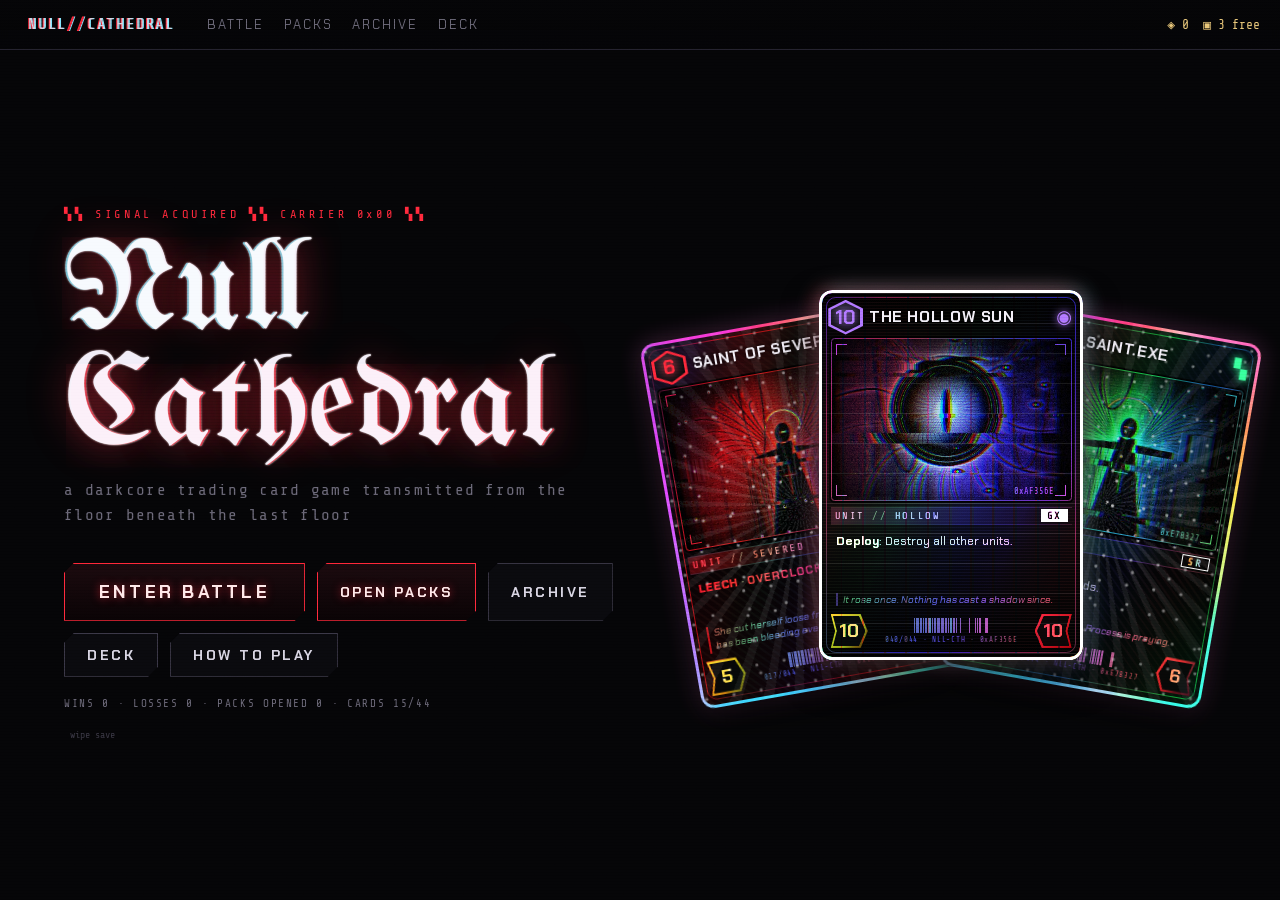
<file: index.html>
<!doctype html>
<html lang="en">
<head>
  <meta charset="utf-8">
  <meta name="viewport" content="width=device-width, initial-scale=1">
  <title>NULL//CATHEDRAL</title>
  <meta name="description" content="A darkcore glitch-signal trading card game, playable in the browser.">
  <link rel="preconnect" href="https://fonts.googleapis.com">
  <link rel="preconnect" href="https://fonts.gstatic.com" crossorigin>
  <link href="https://fonts.googleapis.com/css2?family=Chakra+Petch:wght@400;600;700&family=Share+Tech+Mono&family=UnifrakturMaguntia&display=swap" rel="stylesheet">
  <link rel="stylesheet" href="css/style.css">
</head>
<body>
  <div class="noise"></div>

  <nav class="nav">
    <button class="logo" data-go="title">NULL<em>//</em>CATHEDRAL</button>
    <div class="nav-links">
      <button data-go="battle">BATTLE</button>
      <button data-go="packs">PACKS</button>
      <button data-go="collection">ARCHIVE</button>
      <button data-go="deck">DECK</button>
    </div>
    <div id="wallet" class="wallet"></div>
  </nav>

  <main>
    <section class="screen" id="scr-title">
      <div id="title-bg"></div>
      <div class="title-wrap">
        <div class="title-text">
          <div class="pre">▚▚ SIGNAL ACQUIRED ▚▚ CARRIER 0x00 ▚▚</div>
          <h1 class="mega glitch" data-text="Null Cathedral">Null Cathedral</h1>
          <div class="sub">a darkcore trading card game transmitted from the floor beneath the last floor</div>
          <div class="menu">
            <button class="btn big" data-go="battle">ENTER BATTLE</button>
            <button class="btn" data-go="packs">OPEN PACKS</button>
            <button class="btn ghost" data-go="collection">ARCHIVE</button>
            <button class="btn ghost" data-go="deck">DECK</button>
            <button class="btn ghost" id="btn-how">HOW TO PLAY</button>
          </div>
          <div id="title-stats" class="stats"></div>
          <button class="reset" id="btn-reset">wipe save</button>
        </div>
        <div id="title-fan" class="fan"></div>
      </div>
    </section>
    <section class="screen" id="scr-battle"></section>
    <section class="screen" id="scr-packs"></section>
    <section class="screen" id="scr-collection"></section>
    <section class="screen" id="scr-deck"></section>
  </main>

  <div id="modal"></div>

  <script src="js/cards.js"></script>
  <script src="js/art.js"></script>
  <script src="js/engine.js"></script>
  <script src="js/ai.js"></script>
  <script src="js/render.js"></script>
  <script src="js/app.js"></script>
</body>
</html>
</file>
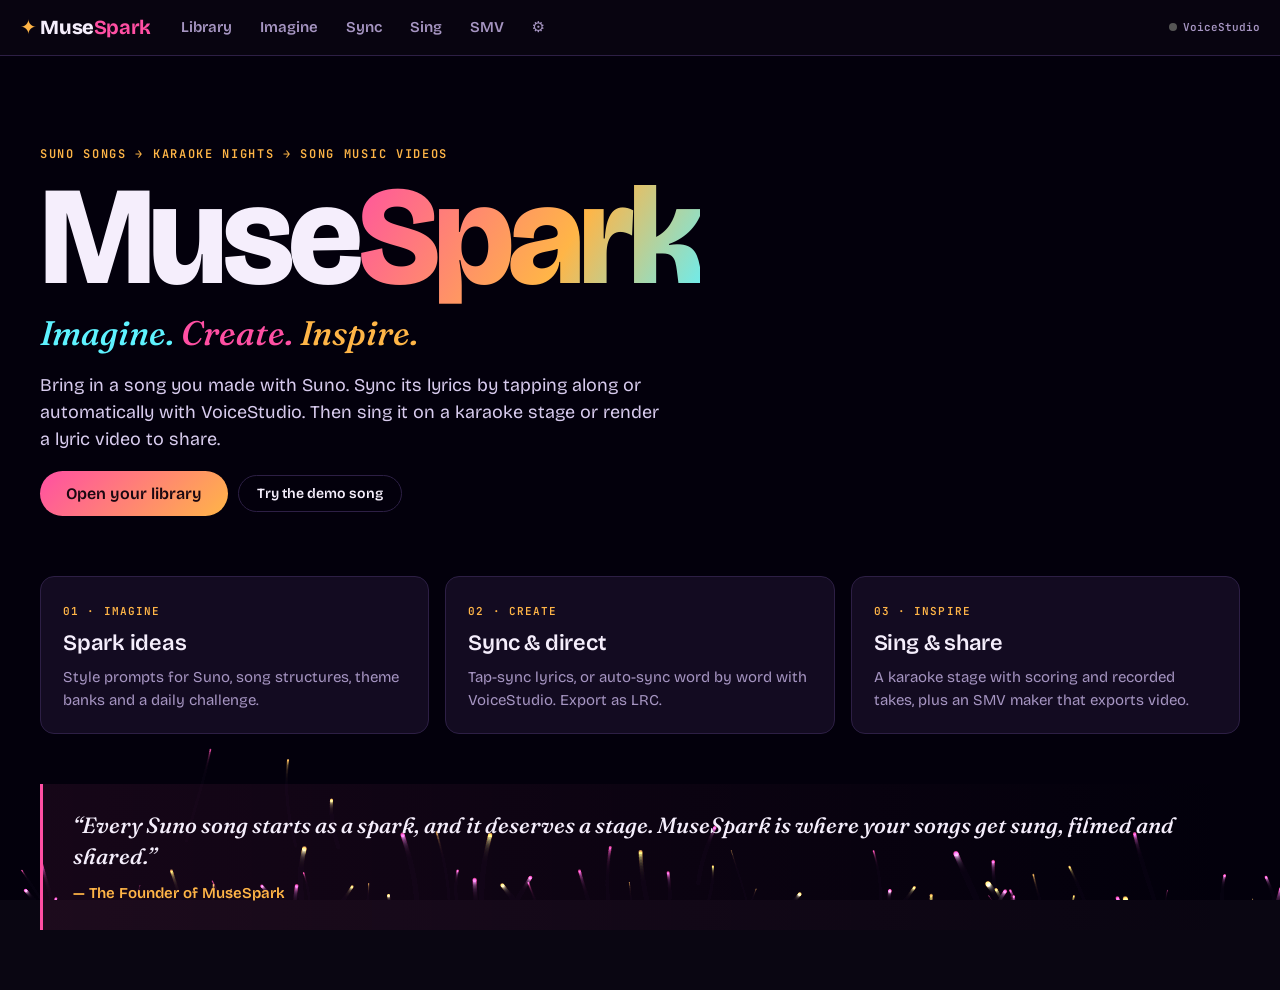
<file: musespark/index.html>
<!doctype html>
<html lang="en">
<head>
  <meta charset="utf-8">
  <meta name="viewport" content="width=device-width, initial-scale=1">
  <title>MuseSpark</title>
  <meta name="description" content="MuseSpark: turn your Suno songs into karaoke nights and song music videos, right in the browser.">
  <link rel="preconnect" href="https://fonts.googleapis.com">
  <link rel="preconnect" href="https://fonts.gstatic.com" crossorigin>
  <link href="https://fonts.googleapis.com/css2?family=Bricolage+Grotesque:opsz,wght@12..96,400;12..96,600;12..96,800&family=JetBrains+Mono:wght@400;600&family=Fraunces:ital,opsz,wght@0,9..144,500;1,9..144,500&display=swap" rel="stylesheet">
  <link rel="stylesheet" href="css/style.css">
</head>
<body>
  <nav class="nav">
    <a class="logo" href="#/home"><span class="spark">✦</span>Muse<b>Spark</b></a>
    <div class="nav-links">
      <a href="#/library" data-nav="library">Library</a>
      <a href="#/inspire" data-nav="inspire">Imagine</a>
      <a href="#/studio" data-nav="studio">Sync</a>
      <a href="#/stage" data-nav="stage">Sing</a>
      <a href="#/smv" data-nav="smv">SMV</a>
      <a href="#/settings" data-nav="settings" title="Settings &amp; VoiceStudio">⚙</a>
    </div>
    <div class="vs-pill" id="vs-pill" title="VoiceStudio connection"><i></i><span>VoiceStudio</span></div>
  </nav>

  <main>
    <!-- ═════════ HOME ═════════ -->
    <section class="screen" id="scr-home">
      <canvas id="home-bg"></canvas>
      <div class="hero">
        <div class="kicker">Suno songs → karaoke nights → song music videos</div>
        <h1 class="mega">Muse<span>Spark</span></h1>
        <div class="motto"><span>Imagine.</span> <span>Create.</span> <span>Inspire.</span></div>
        <p class="lede">Bring in a song you made with Suno. Sync its lyrics by tapping along or automatically with VoiceStudio. Then sing it on a karaoke stage or render a lyric video to share.</p>
        <div class="row">
          <a class="btn big" href="#/library">Open your library</a>
          <button class="btn ghost" id="btn-demo">Try the demo song</button>
        </div>
      </div>
      <div class="pillars">
        <a class="pillar" href="#/inspire"><b>01 · Imagine</b><h3>Spark ideas</h3><p>Style prompts for Suno, song structures, theme banks and a daily challenge.</p></a>
        <a class="pillar" href="#/studio"><b>02 · Create</b><h3>Sync &amp; direct</h3><p>Tap-sync lyrics, or auto-sync word by word with VoiceStudio. Export as LRC.</p></a>
        <a class="pillar" href="#/stage"><b>03 · Inspire</b><h3>Sing &amp; share</h3><p>A karaoke stage with scoring and recorded takes, plus an SMV maker that exports video.</p></a>
      </div>
      <figure class="founder">
        <blockquote>“Every Suno song starts as a spark, and it deserves a stage. MuseSpark is where your songs get sung, filmed and shared.”</blockquote>
        <figcaption id="founder-name"></figcaption>
      </figure>
    </section>

    <!-- ═════════ LIBRARY ═════════ -->
    <section class="screen" id="scr-library">
      <header class="page-head">
        <div><h2>Library</h2><p class="muted">Songs, stems, lyrics and takes. Everything stays in this browser.</p></div>
        <div class="row">
          <button class="btn ghost" id="lib-demo">+ Demo song</button>
          <button class="btn" id="lib-add">+ Import Suno song</button>
        </div>
      </header>
      <div class="dropzone" id="dropzone">Drop audio files here to import them. MP3, WAV, M4A and more are supported.</div>
      <div class="song-grid" id="song-grid"></div>
    </section>

    <!-- ═════════ INSPIRE ═════════ -->
    <section class="screen" id="scr-inspire">
      <header class="page-head">
        <div><h2>Imagine</h2><p class="muted">Ideas for your next Suno song. Lock the parts you like, then spark again.</p></div>
      </header>
      <div class="inspire-grid">
        <div class="panel">
          <h3>Style prompt spark</h3>
          <div class="chips" id="ins-chips"></div>
          <div class="prompt-out" id="ins-prompt"></div>
          <div class="row">
            <button class="btn" id="ins-spark">✦ Spark</button>
            <button class="btn ghost" id="ins-copy">Copy prompt</button>
            <span class="muted small" id="ins-len"></span>
          </div>
        </div>
        <div class="panel">
          <h3>Song blueprint</h3>
          <label>Theme <input id="ins-theme" placeholder="e.g. neon rain, first love, leaving home"></label>
          <label>Structure <select id="ins-structure"></select></label>
          <textarea id="ins-lyrics" rows="14" spellcheck="false"></textarea>
          <div class="row">
            <button class="btn ghost" id="ins-blueprint">Rebuild blueprint</button>
            <button class="btn ghost" id="ins-copy-lyrics">Copy</button>
            <button class="btn" id="ins-draft">Save as song draft</button>
          </div>
        </div>
        <div class="panel">
          <h3>Today's challenge</h3>
          <div class="challenge" id="ins-challenge"></div>
          <h3>Theme word bank</h3>
          <div class="wordbank" id="ins-bank"></div>
        </div>
        <div class="panel">
          <h3>Voice spark <span class="tag">VoiceStudio</span></h3>
          <p class="muted small">Make a spoken intro, a shout-out or an MC announcement with VoiceStudio's local text-to-speech, then attach it to a song as its SMV intro.</p>
          <textarea id="vs-say" rows="3">Ladies and gentlemen, give it up for tonight's featured song.</textarea>
          <div class="row">
            <select id="vs-voice"><option value="default">default voice</option></select>
            <label class="inline">Speed <input type="number" id="vs-speed" value="1" min="0.5" max="2" step="0.1"></label>
          </div>
          <div class="row">
            <button class="btn" id="vs-speak">Generate voice</button>
            <select id="vs-attach-song"></select>
            <button class="btn ghost" id="vs-attach" disabled>Attach as intro</button>
          </div>
          <audio id="vs-audio" controls hidden></audio>
        </div>
      </div>
    </section>

    <!-- ═════════ STUDIO (SYNC) ═════════ -->
    <section class="screen" id="scr-studio">
      <header class="page-head">
        <div><h2>Sync studio</h2><p class="muted" id="studio-title">Choose a song to sync.</p></div>
        <div class="row">
          <select class="song-pick" data-route="studio"></select>
          <button class="btn ghost small" data-import="studio">+ Import song</button>
        </div>
      </header>
      <div class="empty-cta" data-empty="studio" hidden>
        <h3>No songs yet</h3>
        <p class="muted">Import a song you made with Suno, or load the demo song to try this screen.</p>
        <div class="row"><button class="btn" data-import="studio">+ Import song</button><button class="btn ghost" data-demo="studio">Load demo song</button></div>
      </div>
      <div class="studio" id="studio-body">
        <div class="panel studio-side">
          <div class="transport">
            <button class="btn icon" id="st-play">▶</button>
            <span class="mono" id="st-time">0:00.00</span>
            <input type="range" id="st-seek" min="0" max="1000" value="0">
          </div>
          <div class="tapbox">
            <button class="btn big tap" id="st-tap">TAP<small>Space</small></button>
            <p class="muted small">Play the song and tap <kbd>Space</kbd> at the start of each highlighted line.<br>
              <kbd>↑</kbd>/<kbd>↓</kbd> selects a line · <kbd>←</kbd>/<kbd>→</kbd> nudges it by 50 ms · <kbd>Backspace</kbd> clears it · <kbd>Enter</kbd> jumps to it</p>
          </div>
          <label class="inline">Playback speed
            <select id="st-rate"><option value="1">1×</option><option value="0.85">0.85×</option><option value="0.7">0.7×</option></select>
          </label>
          <hr>
          <h3>Auto-sync <span class="tag">VoiceStudio</span></h3>
          <p class="muted small">VoiceStudio transcribes the vocals with word timestamps, then MuseSpark lines those words up with your lyrics. Upload the Suno vocal stem for the most accurate result.</p>
          <label class="inline">Language <input id="st-lang" placeholder="auto" size="6"></label>
          <button class="btn" id="st-auto">Auto-sync words</button>
          <div class="muted small" id="st-auto-status"></div>
          <hr>
          <div class="row wrap">
            <button class="btn ghost" id="st-edit-lyrics">Edit lyrics</button>
            <label class="btn ghost file">Import LRC<input type="file" id="st-lrc-in" accept=".lrc,.txt"></label>
            <button class="btn ghost" id="st-lrc-out">Export LRC</button>
            <button class="btn ghost danger" id="st-clear">Clear timings</button>
          </div>
        </div>
        <div class="panel studio-lines">
          <ol id="st-lines"></ol>
        </div>
      </div>
    </section>

    <!-- ═════════ STAGE (KARAOKE) ═════════ -->
    <section class="screen" id="scr-stage">
      <div class="stage" id="stage">
        <canvas id="stage-bg"></canvas>
        <div class="stage-top">
          <div class="row"><select class="song-pick" data-route="stage"></select>
          <button class="btn ghost small" data-import="stage">+ Import song</button></div>
          <div class="score" id="stage-score" hidden><b>0</b><span>SPARK SCORE</span></div>
        </div>
        <div class="empty-cta" data-empty="stage" hidden>
          <h3>No songs yet</h3>
          <p class="muted">Import a song you made with Suno, or load the demo song to try this screen.</p>
          <div class="row"><button class="btn" data-import="stage">+ Import song</button><button class="btn ghost" data-demo="stage">Load demo song</button></div>
        </div>
        <div class="lyrics" id="stage-lyrics">
          <div class="section-tag" id="lx-section"></div>
          <div class="countdown" id="lx-count"></div>
          <div class="line prev" id="lx-prev"></div>
          <div class="line cur" id="lx-cur"></div>
          <div class="line next" id="lx-next"></div>
        </div>
        <div class="pitch" id="stage-pitch" hidden><span id="pitch-note">–</span><canvas id="pitch-trail" width="300" height="60"></canvas></div>
        <div class="stage-controls">
          <div class="transport">
            <button class="btn icon" id="sg-play">▶</button>
            <span class="mono" id="sg-time">0:00 / 0:00</span>
            <input type="range" id="sg-seek" min="0" max="1000" value="0">
          </div>
          <div class="row wrap">
            <label class="toggle"><input type="checkbox" id="sg-karaoke" checked><span>Karaoke mode</span></label>
            <label class="inline">Guide vocal <input type="range" id="sg-guide" min="0" max="100" value="0"></label>
            <label class="inline">Key <select id="sg-key"></select></label>
            <label class="toggle"><input type="checkbox" id="sg-mic"><span>Mic</span></label>
            <label class="inline">Mic vol <input type="range" id="sg-micvol" min="0" max="150" value="100"></label>
            <button class="btn ghost" id="sg-rec">● Record take</button>
            <button class="btn ghost icon" id="sg-full" title="Fullscreen">⛶</button>
          </div>
          <div class="muted small" id="sg-hint"></div>
        </div>
      </div>
      <div class="takes panel" id="takes-panel">
        <h3>Takes</h3>
        <ul id="takes"></ul>
      </div>
    </section>

    <!-- ═════════ SMV MAKER ═════════ -->
    <section class="screen" id="scr-smv">
      <header class="page-head">
        <div><h2>SMV maker</h2><p class="muted">Build a song music video with lyrics, visuals and your cover art, then export it as video.</p></div>
        <div class="row"><select class="song-pick" data-route="smv"></select>
          <button class="btn ghost small" data-import="smv">+ Import song</button></div>
      </header>
      <div class="empty-cta" data-empty="smv" hidden>
        <h3>No songs yet</h3>
        <p class="muted">Import a song you made with Suno, or load the demo song to try this screen.</p>
        <div class="row"><button class="btn" data-import="smv">+ Import song</button><button class="btn ghost" data-demo="smv">Load demo song</button></div>
      </div>
      <div class="smv">
        <div class="smv-view">
          <div class="smv-frame" id="smv-frame"><canvas id="smv-canvas"></canvas></div>
          <div class="transport">
            <button class="btn icon" id="sm-play">▶</button>
            <span class="mono" id="sm-time">0:00</span>
            <input type="range" id="sm-seek" min="0" max="1000" value="0">
          </div>
        </div>
        <div class="panel smv-side">
          <h3>Look</h3>
          <div class="theme-pick" id="sm-themes"></div>
          <label class="inline">Format
            <select id="sm-aspect">
              <option value="16:9">16:9 · YouTube</option>
              <option value="9:16">9:16 · Shorts / Reels / TikTok</option>
              <option value="1:1">1:1 · Square</option>
            </select>
          </label>
          <label class="inline">Accent <input type="color" id="sm-accent" value="#ff4fa3"></label>
          <label class="inline">Lyrics
            <select id="sm-lyric-mode">
              <option value="wipe">Karaoke wipe</option>
              <option value="pop">Word pop</option>
              <option value="line">Line fade</option>
            </select>
          </label>
          <label class="toggle"><input type="checkbox" id="sm-viz" checked><span>Audio visualizer</span></label>
          <label class="toggle"><input type="checkbox" id="sm-karaoke"><span>Instrumental audio (karaoke SMV)</span></label>
          <label class="btn ghost file">Background image<input type="file" id="sm-bg" accept="image/*"></label>
          <hr>
          <h3>Intro</h3>
          <label class="toggle"><input type="checkbox" id="sm-titlecard" checked><span>Title card</span></label>
          <label class="toggle"><input type="checkbox" id="sm-intro-voice"><span>Voice intro (from Imagine › Voice spark)</span></label>
          <hr>
          <h3>Export</h3>
          <div class="row">
            <label class="inline">From <input type="number" id="sm-from" value="0" min="0" step="0.5"></label>
            <label class="inline">To <input type="number" id="sm-to" min="0" step="0.5" placeholder="end"></label>
          </div>
          <label class="inline">Quality
            <select id="sm-res"><option value="1">1080p</option><option value="0.6667">720p</option></select>
          </label>
          <button class="btn big" id="sm-export">⏺ Render video</button>
          <div class="progress" id="sm-progress" hidden><i></i></div>
          <div class="muted small" id="sm-status">Rendering happens in real time. Keep this tab in the foreground until it finishes.</div>
          <video id="sm-result" controls playsinline hidden></video>
          <button class="btn" id="sm-download" hidden>⬇ Save video</button>
        </div>
      </div>
    </section>

    <!-- ═════════ SETTINGS ═════════ -->
    <section class="screen" id="scr-settings">
      <header class="page-head"><div><h2>Settings</h2></div></header>
      <div class="settings-grid">
        <div class="panel">
          <h3>VoiceStudio connection</h3>
          <p class="muted small">MuseSpark talks to a <a href="https://github.com/debpalash/VoiceStudio" target="_blank" rel="noopener">VoiceStudio</a> backend running on your own machine. It uses VoiceStudio's OpenAI-compatible API: <code>/v1/audio/transcriptions</code> for lyric sync and <code>/v1/audio/speech</code> for voice intros. Audio only goes to the address you enter here.</p>
          <label>API base URL <input id="set-vs-url" placeholder="http://127.0.0.1:3900"></label>
          <label>API key (only for remote backends) <input id="set-vs-key" type="password" autocomplete="off"></label>
          <div class="row"><button class="btn" id="set-vs-test">Test connection</button><span class="muted small" id="set-vs-status"></span></div>
          <details>
            <summary>Seeing a CORS error?</summary>
            <p class="small">VoiceStudio only accepts browser requests from origins it trusts. Start its backend with this page's origin added:</p>
            <pre id="set-cors"></pre>
          </details>
        </div>
        <div class="panel">
          <h3>Karaoke</h3>
          <label>Lyric timing offset (ms) <input type="number" id="set-offset" step="10"></label>
          <p class="muted small">Use a positive value if lyrics appear too early, for example on Bluetooth speakers.</p>
          <label>Founder display name <input id="set-founder"></label>
        </div>
        <div class="panel">
          <h3>Data</h3>
          <p class="muted small" id="set-storage"></p>
          <button class="btn ghost danger" id="set-wipe">Delete all songs and takes</button>
        </div>
      </div>
    </section>
  </main>

  <!-- song import / edit dialog -->
  <dialog id="dlg-song">
    <form method="dialog" id="song-form">
      <h3 id="dlg-song-title">Import Suno song</h3>
      <div class="form-grid">
        <label>Title <input name="title" required></label>
        <label>Artist <input name="artist" placeholder="you"></label>
        <label class="span2">Suno style prompt <input name="style" placeholder="dreamy synthpop, female vocals, 110 bpm"></label>
        <label class="file-field">Full song audio <input type="file" name="audio" accept="audio/*,video/mp4"><small data-has="audio"></small></label>
        <label class="file-field">Cover art <input type="file" name="cover" accept="image/*"><small data-has="cover"></small></label>
        <label class="file-field">Instrumental stem (optional) <input type="file" name="instrumental" accept="audio/*"><small data-has="instrumental"></small></label>
        <label class="file-field">Vocal stem (optional) <input type="file" name="vocals" accept="audio/*"><small data-has="vocals"></small></label>
        <label class="span2">Lyrics: paste them from Suno, <code>[Verse]</code> and <code>[Chorus]</code> tags included. LRC also works.
          <textarea name="lyrics" rows="10" spellcheck="false"></textarea></label>
      </div>
      <p class="muted small">Stems give you real karaoke: the instrumental plays with the vocals fully removed, and the vocal stem powers the guide vocal and pitch scoring. Without stems, MuseSpark reduces the vocals by filtering the full mix.</p>
      <div class="row end">
        <button class="btn ghost" value="cancel" formnovalidate>Cancel</button>
        <button class="btn" value="save" id="dlg-song-save">Save song</button>
      </div>
    </form>
  </dialog>

  <!-- in-page confirmation (native confirm() is unavailable in embedded viewers) -->
  <dialog id="dlg-confirm">
    <form method="dialog">
      <p id="dlg-confirm-msg"></p>
      <div class="row end">
        <button class="btn ghost" value="no">Cancel</button>
        <button class="btn" value="yes" id="dlg-confirm-ok">Confirm</button>
      </div>
    </form>
  </dialog>

  <div id="toast"></div>

  <script src="js/util.js"></script>
  <script src="js/store.js"></script>
  <script src="js/lyrics.js"></script>
  <script src="js/audio.js"></script>
  <script src="js/voicestudio.js"></script>
  <script src="js/demo.js"></script>
  <script src="js/inspire.js"></script>
  <script src="js/stage.js"></script>
  <script src="js/smv.js"></script>
  <script src="js/app.js"></script>
</body>
</html>
</file>
<file: css/style.css>
/* ═══════════════ NULL//CATHEDRAL ═══════════════ */
:root {
  --bg: #050507;
  --bg2: #0c0c11;
  --ink: #d9d6e3;
  --dim: #6d6a7a;
  --line: #24222e;
  --hot: #ff2a3d;
  --cy: #7fe7ff;
  --mg: #ff2fd0;
  --gr: #39ff9f;
  --vi: #b37bff;
  --gold: #e8c77a;
  --mono: 'Share Tech Mono', ui-monospace, monospace;
  --ui: 'Chakra Petch', system-ui, sans-serif;
  --goth: 'UnifrakturMaguntia', 'Chakra Petch', serif;
  color-scheme: dark;
}
* { box-sizing: border-box; }
html, body { margin: 0; background: var(--bg); color: var(--ink); font-family: var(--ui); min-height: 100%; }
body { overflow-x: hidden; }
button { font-family: inherit; color: inherit; }

/* film grain + scanlines over everything */
.noise { position: fixed; inset: 0; pointer-events: none; z-index: 1000; opacity: .5;
  background:
    repeating-linear-gradient(0deg, rgba(0,0,0,.18) 0 1px, transparent 1px 3px),
    url("data:image/svg+xml;utf8,<svg xmlns='http://www.w3.org/2000/svg' width='160' height='160'><filter id='n'><feTurbulence type='fractalNoise' baseFrequency='.9' numOctaves='2' stitchTiles='stitch'/></filter><rect width='100%' height='100%' filter='url(%23n)' opacity='.22'/></svg>");
  mix-blend-mode: overlay; animation: grain .6s steps(3) infinite; }
@keyframes grain { 0%{transform:translate(0,0)} 33%{transform:translate(-3px,2px)} 66%{transform:translate(2px,-3px)} }

/* ── nav ── */
.nav { position: sticky; top: 0; z-index: 50; display: flex; align-items: center; gap: 16px; padding: 10px 20px;
  background: linear-gradient(180deg, rgba(5,5,7,.96), rgba(5,5,7,.8)); border-bottom: 1px solid var(--line); backdrop-filter: blur(6px); }
.nav.hidden { display: none; }
.nav button { background: none; border: 0; cursor: pointer; letter-spacing: .15em; font-size: 13px; padding: 6px 8px; color: var(--dim); }
.nav button:hover, .nav button.on { color: var(--ink); text-shadow: -1px 0 var(--hot), 1px 0 var(--cy); }
.nav .logo { font-family: var(--mono); color: var(--ink); font-size: 15px; letter-spacing: .12em; }
.nav em, .back-title em, .pack-logo em { color: var(--hot); font-style: normal; }
.nav-links { display: flex; gap: 4px; flex-wrap: wrap; }
.wallet { margin-left: auto; font-family: var(--mono); font-size: 13px; display: flex; gap: 14px; color: var(--gold); }

.screen { display: none; min-height: calc(100vh - 50px); position: relative; }
.screen.active { display: block; animation: screenIn .45s ease; }
@keyframes screenIn { from { opacity: 0; filter: blur(4px) hue-rotate(40deg); } }

/* ── buttons ── */
.btn { position: relative; cursor: pointer; font-family: var(--ui); font-weight: 700; letter-spacing: .18em; font-size: 14px;
  padding: 12px 22px; background: linear-gradient(180deg, #1b0a0e, #0a0305); color: #ffe9ea;
  border: 1px solid var(--hot); clip-path: polygon(10px 0, 100% 0, 100% calc(100% - 10px), calc(100% - 10px) 100%, 0 100%, 0 10px);
  transition: .15s; text-shadow: 0 0 8px rgba(255,42,61,.6); }
.btn:hover { background: var(--hot); color: #000; text-shadow: none; box-shadow: 0 0 30px rgba(255,42,61,.5); }
.btn.ghost { border-color: #3a3746; background: rgba(12,12,17,.8); color: var(--ink); text-shadow: none; }
.btn.ghost:hover { border-color: var(--ink); background: var(--ink); color: #000; }
.btn.big { font-size: 18px; padding: 16px 34px; }
.btn.small { font-size: 11px; padding: 8px 14px; }
.btn.off { opacity: .35; pointer-events: none; }

/* ── glitch text ── */
.glitch { position: relative; }
.glitch::before, .glitch::after { content: attr(data-text); position: absolute; inset: 0; pointer-events: none; }
.glitch::before { color: var(--cy); transform: translate(-2px, 0); clip-path: inset(0 0 60% 0); mix-blend-mode: screen; animation: gl1 3.2s infinite steps(1); opacity: .8; }
.glitch::after { color: var(--hot); transform: translate(2px, 0); clip-path: inset(55% 0 0 0); mix-blend-mode: screen; animation: gl2 2.7s infinite steps(1); opacity: .8; }
@keyframes gl1 { 0%,86%,100%{transform:translate(-2px,0);clip-path:inset(0 0 60% 0)} 87%{transform:translate(-8px,1px);clip-path:inset(20% 0 50% 0)} 90%{transform:translate(6px,-1px);clip-path:inset(70% 0 5% 0)} 93%{transform:translate(-3px,0);clip-path:inset(40% 0 30% 0)} }
@keyframes gl2 { 0%,80%,100%{transform:translate(2px,0);clip-path:inset(55% 0 0 0)} 81%{transform:translate(10px,0);clip-path:inset(10% 0 75% 0)} 84%{transform:translate(-7px,2px);clip-path:inset(50% 0 20% 0)} 88%{transform:translate(3px,0);clip-path:inset(85% 0 0 0)} }

/* ═══════════════ TITLE ═══════════════ */
#scr-title { overflow: hidden; }
#title-bg { position: absolute; inset: 0; overflow: hidden; }
.tbg-layer { position: absolute; inset: -10%; background-size: cover; background-position: center; opacity: 0; filter: blur(2px) saturate(1.3) contrast(1.2);
  animation: tbg 28s infinite linear; }
@keyframes tbg { 0%{opacity:0;transform:scale(1.1) translateY(0)} 8%{opacity:.35} 25%{opacity:.35} 33%{opacity:0;transform:scale(1.25) translateY(-4%)} 100%{opacity:0} }
#title-bg::after { content: ''; position: absolute; inset: 0; background: radial-gradient(ellipse at 30% 50%, rgba(5,5,7,.55), var(--bg) 75%), linear-gradient(90deg, var(--bg) 0%, transparent 60%); }
.title-wrap { position: relative; z-index: 2; display: grid; grid-template-columns: minmax(0, 1.1fr) minmax(0, 1fr); gap: 40px; align-items: center; padding: 6vh 5vw; min-height: calc(100vh - 50px); }
.pre { font-family: var(--mono); color: var(--hot); letter-spacing: .3em; font-size: 12px; animation: blink 2.4s infinite; }
@keyframes blink { 50% { opacity: .35; } }
.mega { font-family: var(--goth); font-weight: 400; font-size: clamp(56px, 10vw, 150px); line-height: .9; margin: 16px 0 10px; color: #f2eef8;
  text-shadow: 0 0 40px rgba(255,42,61,.35), 0 0 2px #fff; }
.sub { font-family: var(--mono); color: var(--dim); letter-spacing: .08em; max-width: 520px; line-height: 1.6; }
.menu { display: flex; flex-wrap: wrap; gap: 12px; margin: 34px 0 20px; max-width: 560px; }
.stats { font-family: var(--mono); font-size: 11px; color: var(--dim); letter-spacing: .15em; }
.reset { background: none; border: 0; color: #3b3946; font-family: var(--mono); font-size: 10px; margin-top: 18px; cursor: pointer; }
.reset:hover { color: var(--hot); }
.fan { position: relative; height: 480px; display: flex; justify-content: center; align-items: center; perspective: 1400px; }
.fan .card { position: absolute; font-size: 12px; transform: translateX(calc(var(--fan) * 150px)) translateY(calc(var(--fan) * var(--fan) * 30px)) rotate(calc(var(--fan) * 10deg)); transition: transform .3s; cursor: pointer; }
.fan .card:nth-child(2) { z-index: 2; }
.fan .card:hover { z-index: 5; transform: translateX(calc(var(--fan) * 160px)) translateY(-20px) rotate(0) scale(1.06); }

/* ═══════════════ CARD ═══════════════ */
.card { --mx: 50%; --my: 50%; --rx: 0deg; --ry: 0deg; --hyp: 0;
  --fc: #d8d8e0; --fc2: #55556a; --fdark: #0c0c10;
  font-size: 10px; width: 22em; height: 30.8em; position: relative; flex: none; perspective: 900px; user-select: none; }
.card.f-silicate { --fc: #7fe7ff; --fc2: #2c6b7a; --fdark: #041014; }
.card.f-severed { --fc: #ff2a3d; --fc2: #7a1320; --fdark: #120306; }
.card.f-static { --fc: #39ff9f; --fc2: #b0209a; --fdark: #03100a; }
.card.f-hollow { --fc: #b37bff; --fc2: #4b2a80; --fdark: #0a0514; }
.card.f-null { --fc: #d8d8e0; --fc2: #55556a; --fdark: #0c0c10; }
.card.sz-sm { font-size: 6.2px; }
.card.sz-lg { font-size: 15px; }
.card.sz-xl { font-size: min(17px, 2.6vh, 3.6vw); }

.c-inner { position: absolute; inset: 0; border-radius: 1.1em; overflow: hidden; transform-style: preserve-3d;
  transform: rotateX(var(--rx)) rotateY(var(--ry)); transition: transform .5s cubic-bezier(.2,.8,.2,1), box-shadow .3s;
  box-shadow: 0 1.4em 3em rgba(0,0,0,.7), 0 0 0 1px rgba(255,255,255,.05); background: #000; }
.card.tilting .c-inner { transition: transform .08s linear; }
.c-frame { position: absolute; inset: 0; padding: .7em; display: flex; flex-direction: column; gap: .45em;
  background:
    linear-gradient(135deg, rgba(255,255,255,.06), transparent 40%),
    repeating-linear-gradient(45deg, rgba(255,255,255,.018) 0 2px, transparent 2px 6px),
    linear-gradient(180deg, var(--fdark), #020203 60%, var(--fdark));
  border: .25em solid var(--fc2); border-radius: 1.1em; }
.c-frame::before { /* inner etched border */
  content: ''; position: absolute; inset: .35em; border: 1px solid color-mix(in srgb, var(--fc) 35%, transparent); border-radius: .8em; pointer-events: none; }

.c-top { display: flex; align-items: center; gap: .5em; height: 2.6em; position: relative; z-index: 1; }
.c-cost { width: 2.9em; height: 2.9em; flex: none; display: grid; place-items: center; margin: -.3em 0 -.3em -.2em;
  clip-path: polygon(50% 0, 100% 25%, 100% 75%, 50% 100%, 0 75%, 0 25%); background: var(--fc); position: relative; }
.c-cost::after { content: ''; position: absolute; inset: .22em; clip-path: inherit; background: radial-gradient(circle at 40% 30%, #2a2a33, #000); }
.c-cost span { position: relative; z-index: 1; font-family: var(--ui); font-weight: 700; font-size: 1.6em; color: var(--fc); text-shadow: 0 0 .5em var(--fc); }
.c-name { flex: 1; min-width: 0; font-weight: 700; font-size: 1.28em; letter-spacing: .04em; line-height: 1.05; text-transform: uppercase;
  white-space: nowrap; overflow: hidden; text-overflow: ellipsis; color: #f3f0f8; text-shadow: 0 0 .4em rgba(0,0,0,.9); }
.c-glyph { font-size: 1.5em; color: var(--fc); text-shadow: 0 0 .5em var(--fc); }

.c-art { position: relative; height: 13.6em; flex: none; border-radius: .3em; background-size: cover; background-position: center;
  border: 1px solid color-mix(in srgb, var(--fc) 45%, #000); box-shadow: inset 0 0 2em rgba(0,0,0,.9), 0 0 0 .15em #000; overflow: hidden; }
.c-art-hud { position: absolute; inset: .4em; pointer-events: none; }
.c-art-hud i { position: absolute; width: .9em; height: .9em; border: 1px solid var(--fc); opacity: .75; }
.c-art-hud i:nth-child(1) { top: 0; left: 0; border-right: 0; border-bottom: 0; }
.c-art-hud i:nth-child(2) { top: 0; right: 0; border-left: 0; border-bottom: 0; }
.c-art-hud i:nth-child(3) { bottom: 0; left: 0; border-right: 0; border-top: 0; }
.c-art-hud i:nth-child(4) { bottom: 0; right: 0; border-left: 0; border-top: 0; }
.c-hex { position: absolute; right: 1.4em; bottom: -.1em; font-family: var(--mono); font-size: .7em; color: var(--fc); opacity: .7; }

.c-type { display: flex; justify-content: space-between; align-items: center; font-family: var(--mono); font-size: .85em; letter-spacing: .15em;
  color: color-mix(in srgb, var(--fc) 80%, #fff); padding: .15em .4em; border-top: 1px solid var(--line); border-bottom: 1px solid var(--line);
  background: linear-gradient(90deg, color-mix(in srgb, var(--fc) 14%, transparent), transparent); }
.c-type em { color: var(--dim); font-style: normal; }
.c-rar { font-weight: 700; padding: 0 .5em; border: 1px solid currentColor; }
.r-C .c-rar { color: #8a8797; }
.r-U .c-rar { color: #cfd6e0; }
.r-R .c-rar { color: var(--gold); text-shadow: 0 0 .5em var(--gold); }
.r-SR .c-rar { background: linear-gradient(90deg, #ff4d9d, #ffd45a, #4dffd2, #5aa0ff, #c45aff); -webkit-background-clip: text; background-clip: text; color: transparent; border-color: #fff; }
.r-GX .c-rar { color: #000; background: #fff; border-color: #fff; animation: gxrar 1.2s steps(2) infinite; }
@keyframes gxrar { 50% { background: var(--hot); color: #fff; } }

.c-text { flex: 1; min-height: 0; overflow: hidden; font-size: 1.02em; line-height: 1.32; padding: .2em .45em; display: flex; flex-direction: column; justify-content: space-between; gap: .3em; }
.c-rules { color: #e6e2ee; }
.c-rules b { color: #fff; }
.c-rules .kw { color: var(--fc); letter-spacing: .08em; font-size: .92em; }
.c-flavor { font-style: italic; font-size: .82em; color: #7d7a8a; border-left: 2px solid var(--fc2); padding-left: .5em; }

.c-bottom { display: flex; align-items: center; gap: .4em; height: 2.9em; flex: none; }
.c-atk, .c-hp { width: 3.1em; height: 2.9em; display: grid; place-items: center; flex: none; position: relative; font-weight: 700; }
.c-atk { clip-path: polygon(0 0, 80% 0, 100% 50%, 80% 100%, 0 100%, 12% 50%); background: linear-gradient(135deg, #ffb13b, #7a3a00); }
.c-hp { clip-path: polygon(20% 0, 100% 0, 88% 50%, 100% 100%, 20% 100%, 0 50%); background: linear-gradient(135deg, #ff3b56, #5a0010); }
.c-atk::after, .c-hp::after { content: ''; position: absolute; inset: .2em; clip-path: inherit; background: #070709; }
.c-atk span, .c-hp span { position: relative; z-index: 1; font-size: 1.55em; }
.c-atk span { color: #ffc56a; } .c-hp span { color: #ff6d80; }
.c-atk.up span, .c-hp.up span { color: var(--gr); text-shadow: 0 0 .4em var(--gr); }
.c-atk.down span, .c-hp.down span { color: #ff2a3d; text-shadow: 0 0 .5em #ff2a3d; }
.c-proto { width: 3.1em; text-align: center; color: var(--fc); font-size: 1.3em; opacity: .7; }
.c-meta { flex: 1; min-width: 0; display: flex; flex-direction: column; align-items: center; gap: .15em; }
.c-barcode { display: flex; gap: 1px; height: 1.2em; opacity: .55; }
.c-barcode i { background: var(--ink); display: block; }
.c-serial { font-family: var(--mono); font-size: .62em; letter-spacing: .1em; color: var(--dim); white-space: nowrap; }

.c-count { position: absolute; top: -.6em; right: -.6em; z-index: 5; background: var(--hot); color: #000; font-weight: 700; font-family: var(--mono);
  font-size: 1.3em; padding: .15em .5em; clip-path: polygon(15% 0, 100% 0, 85% 100%, 0 100%); }

/* ── rarity frames ── */
.r-U .c-frame { border-color: #6b7180; }
.r-R .c-frame { border-image: linear-gradient(160deg, #fff6d4, #8a6a2a 30%, #f0d690 50%, #5a4214 70%, #fff6d4) 1; border-radius: 0; }
.r-R .c-inner { border-radius: 0; }
.r-SR .c-frame { border: .3em solid transparent; background:
    linear-gradient(135deg, rgba(255,255,255,.06), transparent 40%) padding-box,
    repeating-linear-gradient(45deg, rgba(255,255,255,.02) 0 2px, transparent 2px 6px) padding-box,
    linear-gradient(180deg, var(--fdark), #020203 60%, var(--fdark)) padding-box,
    conic-gradient(from var(--ang, 0deg), #ff4d9d, #ffd45a, #4dffd2, #5aa0ff, #c45aff, #ff4d9d) border-box;
  animation: spin 6s linear infinite; }
@property --ang { syntax: '<angle>'; inherits: false; initial-value: 0deg; }
@keyframes spin { to { --ang: 360deg; } }
.r-GX .c-frame { border: .3em solid #fff; background:
    repeating-linear-gradient(0deg, rgba(255,255,255,.035) 0 1px, transparent 1px 3px),
    linear-gradient(180deg, #000, #0b0b0e 50%, #000); animation: gxframe 3s infinite steps(1); }
@keyframes gxframe { 0%,92%,100% { border-color: #fff; box-shadow: none; } 93% { border-color: var(--hot); box-shadow: -.3em 0 0 var(--cy) inset; } 96% { border-color: var(--cy); box-shadow: .3em 0 0 var(--hot) inset; } }
.r-GX .c-name { animation: gxname 2.2s infinite steps(1); }
@keyframes gxname { 0%,88%,100% { text-shadow: 0 0 .4em #000; transform: none; } 89% { text-shadow: -.15em 0 var(--hot), .15em 0 var(--cy); transform: translateX(.2em) skewX(-10deg); } 93% { text-shadow: .2em 0 var(--mg), -.2em 0 var(--gr); transform: translateX(-.2em); } }
.c-art-glitch { position: absolute; inset: 0; background-size: cover; background-position: center; mix-blend-mode: screen; opacity: 0;
  filter: hue-rotate(160deg) saturate(3); animation: artgl 2.6s infinite steps(1); }
@keyframes artgl { 0%,85%,100% { opacity: 0; } 86% { opacity: .8; clip-path: inset(10% 0 70% 0); transform: translateX(-6%); } 89% { opacity: .8; clip-path: inset(55% 0 25% 0); transform: translateX(8%); } 92% { opacity: .6; clip-path: inset(80% 0 5% 0); transform: translateX(-3%); } }

/* ── HOLO ── */
.c-holo, .c-sparkle, .c-glare { position: absolute; inset: 0; pointer-events: none; border-radius: inherit; opacity: 0; transition: opacity .3s; }
.card.foil .c-holo { opacity: .5; mix-blend-mode: color-dodge;
  background:
    repeating-linear-gradient(110deg, #ff3c8e 0%, #ffcf4a 4%, #46ffd3 8%, #4d8dff 12%, #c55bff 16%, #ff3c8e 20%),
    repeating-linear-gradient(0deg, rgba(255,255,255,.06) 0 1px, transparent 1px 3px);
  background-size: 400% 400%, 100% 100%;
  background-position: var(--mx) var(--my), 0 0;
  filter: brightness(.55) contrast(1.6) saturate(1.3); }
.card.foil.tilting .c-holo { opacity: calc(.45 + var(--hyp) * .45); }
.card.foil .c-glare { opacity: .7; mix-blend-mode: overlay;
  background: radial-gradient(circle at var(--mx) var(--my), rgba(255,255,255,.75), rgba(255,255,255,.15) 25%, rgba(0,0,0,.4) 70%); }
/* super rare: etched starfield + angular foil pattern */
.card.r-SR .c-sparkle { opacity: .55; mix-blend-mode: color-dodge;
  background:
    radial-gradient(circle at 20% 30%, #fff 0 1px, transparent 2px) 0 0/ 2.3em 2.1em,
    radial-gradient(circle at 70% 60%, #fff 0 1px, transparent 2px) 0 0/ 3.1em 2.7em,
    repeating-conic-gradient(from 0deg at var(--mx) var(--my), rgba(255,255,255,.14) 0 3deg, transparent 3deg 9deg);
  filter: brightness(1.1); }
.card.r-SR .c-holo { opacity: .6; background-size: 250% 250%, 100% 100%; }
/* glitch secret: animated chromatic cracked holo */
.card.r-GX .c-holo { opacity: .6; mix-blend-mode: color-dodge;
  background:
    repeating-linear-gradient(90deg, rgba(255,0,80,.5) 0 .15em, rgba(0,255,220,.5) .15em .3em, transparent .3em 1.8em),
    repeating-linear-gradient(115deg, #ff3c8e 0%, #ffcf4a 4%, #46ffd3 8%, #4d8dff 12%, #c55bff 16%, #ff3c8e 20%);
  background-size: 100% 100%, 350% 350%;
  background-position: 0 0, var(--mx) var(--my);
  animation: gxholo 1.8s infinite steps(4); }
@keyframes gxholo { 0% { filter: brightness(.55) contrast(1.6) hue-rotate(0deg); } 50% { filter: brightness(.7) contrast(1.8) hue-rotate(90deg); } 100% { filter: brightness(.55) contrast(1.6) hue-rotate(0deg); } }
.card.r-GX .c-sparkle { opacity: .5; mix-blend-mode: screen;
  background: repeating-linear-gradient(0deg, transparent 0 .5em, rgba(255,255,255,.25) .5em .55em, transparent .55em 2.5em);
  animation: gxscan 4s linear infinite; }
@keyframes gxscan { to { background-position: 0 30em; } }
.card.r-SR .c-inner { box-shadow: 0 1.4em 3em rgba(0,0,0,.7), 0 0 2em rgba(255,120,220,.25); }
.card.r-GX .c-inner { box-shadow: 0 1.4em 3em rgba(0,0,0,.7), 0 0 2.5em rgba(255,255,255,.2), -.4em 0 1.5em rgba(255,42,61,.3), .4em 0 1.5em rgba(127,231,255,.3); }

.card.dim { filter: grayscale(1) brightness(.35); }
.locked { position: absolute; inset: 0; display: grid; place-items: center; font-family: var(--mono); letter-spacing: .3em; font-size: 1.2em; color: var(--dim); z-index: 3; }

/* ── card back ── */
.card-back .c-inner { background: radial-gradient(circle at 50% 45%, #1a0508, #000 70%); border: .3em solid #2a2530; }
.back-art { position: absolute; inset: 0; display: grid; place-items: center; overflow: hidden;
  background: repeating-linear-gradient(0deg, rgba(255,255,255,.03) 0 1px, transparent 1px 4px); }
.back-ring { position: absolute; border-radius: 50%; border: 1px solid rgba(255,42,61,.5); }
.back-ring.r1 { width: 16em; height: 16em; border-style: dashed; animation: rot 20s linear infinite; }
.back-ring.r2 { width: 12em; height: 12em; border-color: rgba(127,231,255,.35); border-width: .3em; border-style: dotted; animation: rot 14s linear infinite reverse; }
.back-ring.r3 { width: 8em; height: 8em; border-color: rgba(255,255,255,.3); }
@keyframes rot { to { transform: rotate(360deg); } }
.back-sigil { font-size: 6em; color: var(--hot); text-shadow: 0 0 .3em var(--hot); font-family: var(--mono); }
.back-title { position: absolute; bottom: 4em; font-family: var(--mono); letter-spacing: .2em; font-size: 1.1em; }
.back-code { position: absolute; top: 2em; font-family: var(--mono); font-size: .8em; color: var(--dim); letter-spacing: .2em; }
.back-R .c-inner { box-shadow: 0 0 2em rgba(232,199,122,.6); }
.back-SR .c-inner { box-shadow: 0 0 3em rgba(255,120,220,.8), 0 0 1em #fff; animation: pulse 1s infinite alternate; }
.back-GX .c-inner { box-shadow: 0 0 3em rgba(255,42,61,.9), 0 0 1.5em var(--cy); animation: gxshake .15s infinite; }
@keyframes pulse { to { box-shadow: 0 0 5em rgba(120,220,255,.9), 0 0 1.5em #fff; } }
@keyframes gxshake { 0% { transform: translate(1px, 0); } 50% { transform: translate(-1px, 1px); } 100% { transform: translate(0, -1px); } }

/* ═══════════════ BATTLE ═══════════════ */
#scr-battle.active { display: flex; }
#scr-battle { height: 100vh; flex-direction: column; padding: 8px 12px 0; overflow: hidden;
  background: radial-gradient(ellipse at 50% 50%, #140a10 0%, var(--bg) 70%),
    repeating-linear-gradient(90deg, rgba(255,255,255,.02) 0 1px, transparent 1px 60px); }
#scr-battle.glitching { animation: scrgl .35s steps(2); }
@keyframes scrgl { 0% { filter: none; transform: none; } 25% { filter: hue-rotate(90deg) saturate(3); transform: translate(-6px, 2px) skewX(2deg); } 50% { filter: invert(.1); transform: translate(5px, -2px); } 100% { filter: none; transform: none; } }
.b-side { display: flex; flex-direction: column; gap: 8px; }
.b-op, .b-me { flex: 1 1 auto; min-height: 0; }
.b-side .b-board { flex: 1 1 auto; }
.b-op { justify-content: flex-start; }
.b-me { justify-content: flex-end; }
.b-board { min-height: 200px; display: flex; justify-content: center; align-items: center; gap: 10px; flex-wrap: nowrap; padding: 4px;
  border: 1px dashed rgba(255,255,255,.05); position: relative; }
.b-board::before { content: attr(id); position: absolute; left: 8px; top: 4px; font-family: var(--mono); font-size: 9px; color: #2a2833; letter-spacing: .2em; text-transform: uppercase; }
.b-board .card { cursor: pointer; transition: transform .2s; }
.b-board .card:hover { transform: scale(1.3); z-index: 15; }
.b-op .b-board .card:hover { transform: scale(1.3) translateY(12%); }
.b-board .card.ready .c-inner { box-shadow: 0 0 0 2px var(--gr), 0 0 20px rgba(57,255,159,.6); }
.b-board .card.bulwark::after { content: '⛨'; position: absolute; left: 50%; top: -1.6em; transform: translateX(-50%); font-size: 2.2em; color: var(--cy); text-shadow: 0 0 10px var(--cy); }
.b-board .card.veiled .c-inner { filter: saturate(.3) brightness(.7); opacity: .75; }
.b-board .card.veiled::before { content: 'VEIL'; position: absolute; inset: auto 0 40% 0; text-align: center; z-index: 4; font-family: var(--mono); letter-spacing: .4em; font-size: 1.8em; color: var(--mg); text-shadow: 0 0 8px var(--mg); }
.card.enter { animation: enter .5s cubic-bezier(.2,1.4,.3,1); }
@keyframes enter { from { transform: translateY(-40px) scale(1.3); opacity: 0; filter: brightness(3) hue-rotate(90deg); } }
.card.hit { animation: hit .4s; }
@keyframes hit { 0%,100% { transform: none; filter: none; } 20% { transform: translate(-5px, 2px); filter: brightness(2) sepia(1) hue-rotate(-50deg) saturate(5); } 50% { transform: translate(5px, -2px); } }
.card.dying { animation: die .55s forwards; }
@keyframes die { 30% { filter: brightness(3) invert(1); transform: scale(1.05) skewX(10deg); } 100% { opacity: 0; transform: scale(.6) translateY(20px); filter: blur(4px); clip-path: inset(40% 0 40% 0); } }
.card.lunge { animation: lunge .5s cubic-bezier(.5,0,.5,1); z-index: 20; }
@keyframes lunge { 50% { transform: translate(var(--dx), var(--dy)) scale(1.1); } }
.card.targetable { cursor: crosshair; }
.card.targetable .c-inner { box-shadow: 0 0 0 2px var(--hot), 0 0 24px rgba(255,42,61,.8) !important; animation: tpulse .7s infinite alternate; }
@keyframes tpulse { to { filter: brightness(1.3); } }
.card.selected { transform: translateY(-12px) !important; }
.card.selected .c-inner { box-shadow: 0 0 0 2px #fff, 0 0 30px rgba(255,255,255,.6) !important; }

.b-hand { display: flex; justify-content: center; height: 170px; position: relative; flex: none; }
.b-hand .card { margin: 0 var(--m, -18px); cursor: pointer; transform: translateY(calc(var(--a) * 6px)) rotate(calc(var(--i) * 3deg)); transition: transform .2s, margin .2s; transform-origin: 50% 120%; }
.b-hand .card:hover { transform: translateY(-110px) scale(1.55); z-index: 30; margin: 0 20px; }
.b-hand .card:not(.playable) .c-inner { filter: brightness(.5) saturate(.5); }
.b-hand .card.playable .c-inner { box-shadow: 0 0 0 2px var(--gr), 0 0 14px rgba(57,255,159,.5); }
.b-hand .card.drawn { animation: drawn .5s ease-out; }
@keyframes drawn { from { transform: translate(200px, 60px) rotate(20deg); opacity: 0; } }
.card.nope { animation: nope .3s; }
@keyframes nope { 25% { translate: -6px 0; } 75% { translate: 6px 0; } }
.b-ophand { display: flex; justify-content: center; gap: 3px; height: 26px; }
.mini-back { width: 18px; height: 26px; border: 1px solid #3a2530; background: radial-gradient(circle, #3a0a12, #000); border-radius: 2px; }

.pbar { display: flex; align-items: center; gap: 18px; padding: 6px 12px; border: 1px solid var(--line); background: rgba(10,10,14,.8);
  clip-path: polygon(12px 0, 100% 0, 100% calc(100% - 12px), calc(100% - 12px) 100%, 0 100%, 0 12px); }
.pbar.active { border-color: var(--hot); box-shadow: inset 0 0 30px rgba(255,42,61,.15); }
.core { display: flex; align-items: center; gap: 10px; cursor: pointer; padding: 4px; border-radius: 6px; flex: 0 1 460px; margin-right: auto; }
.core-orb { width: 46px; height: 46px; border-radius: 50%; display: grid; place-items: center; font-weight: 700; font-size: 20px; flex: none;
  background: radial-gradient(circle at 40% 35%, #ff6070, #5a0010 60%, #1a0004); box-shadow: 0 0 20px rgba(255,42,61,.6), inset 0 0 10px #000; }
.core-meta { flex: 1; min-width: 80px; }
.core-meta b { font-family: var(--mono); letter-spacing: .15em; font-size: 12px; }
.core-bar { height: 4px; background: #1a1a22; margin-top: 4px; }
.core-bar i { display: block; height: 100%; background: linear-gradient(90deg, var(--hot), #ff8a3b); transition: width .4s; }
.core.targetable { outline: 2px solid var(--hot); box-shadow: 0 0 20px rgba(255,42,61,.6); animation: tpulse .7s infinite alternate; }
.core.hit { animation: hit .4s; }
.signal { display: flex; flex-direction: column; align-items: flex-end; gap: 3px; font-family: var(--mono); font-size: 11px; color: var(--cy); }
.pips { display: flex; gap: 3px; }
.pips i { width: 10px; height: 14px; border: 1px solid #1f3a44; transform: skewX(-15deg); }
.pips i.on { background: var(--cy); box-shadow: 0 0 8px var(--cy); border-color: var(--cy); }
.pips i.used { border-color: var(--cy); opacity: .5; }
.deckct { font-family: var(--mono); color: var(--dim); font-size: 13px; }

.b-mid { display: flex; align-items: center; gap: 14px; padding: 8px 0; border-top: 1px solid var(--line); border-bottom: 1px solid var(--line); margin: 6px 0; }
.b-log { flex: 1; font-family: var(--mono); font-size: 11px; color: var(--dim); line-height: 1.5; min-width: 0; }
.b-log div { white-space: nowrap; overflow: hidden; text-overflow: ellipsis; }
.b-log div:last-child { color: var(--ink); }
.btn.end { min-width: 150px; }
.b-hint { position: fixed; left: 50%; top: 50%; transform: translate(-50%, -50%); z-index: 40; pointer-events: none; font-family: var(--mono); font-size: 13px; letter-spacing: .15em;
  background: rgba(0,0,0,.85); border: 1px solid var(--hot); padding: 8px 16px; opacity: 0; transition: .2s; max-width: 90vw; text-align: center; }
.b-hint.on { opacity: 1; }

.banner { position: fixed; left: 0; right: 0; top: 50%; transform: translateY(-50%); z-index: 60; text-align: center; pointer-events: none;
  font-family: var(--goth); font-size: clamp(40px, 8vw, 90px); background: linear-gradient(90deg, transparent, rgba(0,0,0,.9) 20%, rgba(0,0,0,.9) 80%, transparent);
  padding: 10px 0; animation: banner 1.6s forwards; }
.banner span { position: relative; }
.banner.mine { color: #fff; text-shadow: 0 0 20px var(--cy); }
.banner.theirs { color: var(--hot); text-shadow: 0 0 20px var(--hot); }
@keyframes banner { 0% { opacity: 0; letter-spacing: .6em; filter: blur(10px); } 20%,75% { opacity: 1; letter-spacing: .05em; filter: none; } 100% { opacity: 0; transform: translateY(-50%) scaleY(.1); } }

.cast { position: fixed; inset: 0; z-index: 55; display: grid; place-items: center; background: rgba(0,0,0,.55); pointer-events: none; animation: castIn .3s; }
.cast.out { opacity: 0; transition: .25s; }
@keyframes castIn { from { opacity: 0; } }
.cast .card { animation: castCard .5s cubic-bezier(.2,1.4,.3,1); }
@keyframes castCard { from { transform: scale(.4) rotateY(90deg); filter: brightness(3); } }

.floatnum { position: fixed; z-index: 70; transform: translate(-50%, -50%); font-weight: 700; font-size: 34px; pointer-events: none; font-family: var(--ui);
  animation: floatnum 1.1s forwards; text-shadow: 0 0 10px #000, 0 0 3px #000; }
.floatnum.dmg { color: #ff3b56; }
.floatnum.heal { color: var(--gr); }
.floatnum.buff { color: var(--gr); font-size: 24px; }
.floatnum.corrupt { color: var(--mg); font-size: 18px; }
@keyframes floatnum { 0% { opacity: 0; transform: translate(-50%, -30%) scale(.5); } 15% { opacity: 1; transform: translate(-50%, -50%) scale(1.3); } 100% { opacity: 0; transform: translate(-50%, -160%) scale(1); } }

.endscreen { position: fixed; inset: 0; z-index: 80; display: flex; flex-direction: column; align-items: center; justify-content: center; gap: 16px; text-align: center; padding: 16px;
  background: radial-gradient(circle, rgba(0,0,0,.7), #000); animation: screenIn .8s; }
.end-title { font-family: var(--goth); font-size: clamp(44px, 9vw, 110px); position: relative; }
.endscreen.win .end-title { color: #fff; text-shadow: 0 0 30px var(--cy); }
.endscreen.lose .end-title { color: var(--hot); text-shadow: 0 0 30px var(--hot); animation: gxname 1s infinite steps(1); }
.end-sub { font-family: var(--mono); color: var(--dim); letter-spacing: .1em; }
.end-reward { font-family: var(--mono); color: var(--gold); font-size: 22px; letter-spacing: .2em; }
.end-btns { display: flex; gap: 12px; flex-wrap: wrap; justify-content: center; }

/* ═══════════════ PACKS ═══════════════ */
#scr-packs { padding: 30px 20px 60px; text-align: center; }
.pk-head h1, .col-head h1, .dk-pool h1 { font-family: var(--goth); font-weight: 400; font-size: clamp(40px, 7vw, 76px); margin: 0; }
.pk-head p { font-family: var(--mono); color: var(--dim); font-size: 12px; letter-spacing: .08em; line-height: 1.7; }
.pk-stage { min-height: 400px; display: flex; justify-content: center; align-items: center; margin: 24px 0; perspective: 1200px; }
.pack { width: 250px; height: 380px; position: relative; cursor: pointer; overflow: hidden; border-radius: 6px 6px 14px 14px;
  background: linear-gradient(160deg, #1a1a22, #050507); border: 1px solid #3a3746; box-shadow: 0 30px 60px rgba(0,0,0,.8), 0 0 50px rgba(255,42,61,.25);
  animation: float 3s ease-in-out infinite; transition: transform .2s; }
.pack:hover { transform: scale(1.04) rotate(-1deg); }
@keyframes float { 50% { translate: 0 -10px; } }
.pack-art { position: absolute; left: 14px; right: 14px; top: 70px; height: 190px; background-size: cover; background-position: center; filter: contrast(1.3); border: 1px solid #333; }
.pack-foil { position: absolute; inset: 0; z-index: 3; mix-blend-mode: color-dodge; opacity: .5; pointer-events: none;
  background: repeating-linear-gradient(110deg, #ff3c8e 0%, #ffcf4a 5%, #46ffd3 10%, #4d8dff 15%, #c55bff 20%, #ff3c8e 25%); background-size: 300% 300%;
  animation: foilmove 5s linear infinite; filter: brightness(.5) contrast(1.5); }
@keyframes foilmove { to { background-position: 300% 0; } }
.pack-logo { position: absolute; top: 18px; left: 0; right: 0; font-family: var(--mono); letter-spacing: .18em; font-size: 18px; z-index: 2; }
.pack-sub { position: absolute; top: 44px; left: 0; right: 0; font-family: var(--mono); font-size: 10px; color: var(--dim); letter-spacing: .3em; z-index: 2; }
.pack-code { position: absolute; bottom: 16px; left: 0; right: 0; font-family: var(--mono); font-size: 10px; color: var(--hot); letter-spacing: .2em; z-index: 2; }
.pack-tear { position: absolute; top: 58px; left: 0; right: 0; height: 2px; z-index: 4; background: repeating-linear-gradient(90deg, #fff 0 6px, transparent 6px 10px); opacity: .4; }
.pack.tearing { animation: tear .9s forwards; }
@keyframes tear { 0% { transform: none; } 30% { transform: translateX(-4px) rotate(-2deg); filter: brightness(1.5); } 45% { transform: translateX(4px) rotate(2deg); } 60% { transform: scale(1.1); filter: brightness(3); clip-path: inset(0 0 0 0); } 100% { transform: scale(1.4) translateY(80px); opacity: 0; filter: brightness(5) blur(6px); clip-path: inset(15% 0 0 0); } }
.pk-actions { display: flex; gap: 12px; justify-content: center; flex-wrap: wrap; }
.pk-note { font-family: var(--mono); font-size: 12px; color: var(--dim); margin-top: 14px; }
.reveal-row { display: flex; gap: 18px; justify-content: center; flex-wrap: wrap; }
.flip { width: 220px; height: 308px; position: relative; transform-style: preserve-3d; transition: transform .7s cubic-bezier(.3,1.3,.4,1); cursor: pointer;
  animation: deal .5s backwards cubic-bezier(.2,1.2,.3,1); }
@keyframes deal { from { transform: translateY(-200px) scale(.5); opacity: 0; } }
.flip > .card { position: absolute; inset: 0; backface-visibility: hidden; }
.flip .flip-front { transform: rotateY(180deg); }
.flip.flipped { transform: rotateY(180deg); }
.new-tag { position: absolute; top: -10px; left: -10px; z-index: 6; background: var(--gr); color: #000; font-family: var(--mono); font-weight: 700; padding: 3px 10px; font-size: 13px; letter-spacing: .2em; }
.burst { position: absolute; inset: -60%; z-index: -1; pointer-events: none; border-radius: 50%; animation: burst 1.4s forwards; }
.burst.b-SR { background: conic-gradient(from 0deg, #ff4d9d, #ffd45a, #4dffd2, #5aa0ff, #c45aff, #ff4d9d); filter: blur(30px); }
.burst.b-GX { background: conic-gradient(from 0deg, #fff, var(--hot), #000, var(--cy), #fff); filter: blur(20px); }
@keyframes burst { from { opacity: 1; transform: scale(.3) rotate(0); } to { opacity: 0; transform: scale(1.4) rotate(180deg); } }
body.flash-SR::after, body.flash-GX::after { content: ''; position: fixed; inset: 0; z-index: 999; pointer-events: none; animation: flash .7s forwards; }
body.flash-SR::after { background: radial-gradient(circle, rgba(255,255,255,.8), rgba(255,120,220,.3)); }
body.flash-GX::after { background: #fff; mix-blend-mode: difference; }
@keyframes flash { to { opacity: 0; } }

/* ═══════════════ COLLECTION / DECK ═══════════════ */
#scr-collection, #scr-deck { padding: 26px 20px 60px; }
.col-head { text-align: center; margin-bottom: 26px; }
.col-prog { display: flex; align-items: center; justify-content: center; gap: 14px; font-family: var(--mono); font-size: 12px; color: var(--dim); margin: 10px 0 16px; }
.col-prog .bar { width: 240px; max-width: 40vw; height: 4px; background: #1a1a22; }
.col-prog .bar i { display: block; height: 100%; background: linear-gradient(90deg, var(--hot), var(--vi), var(--cy)); }
.chips { display: flex; gap: 6px; justify-content: center; flex-wrap: wrap; margin: 6px 0; }
.chip { background: #0d0d12; border: 1px solid var(--line); color: var(--dim); font-family: var(--mono); font-size: 11px; letter-spacing: .1em; padding: 6px 10px; cursor: pointer; }
.chip.on, .chip:hover { color: var(--ink); border-color: var(--hot); }
.grid { display: grid; grid-template-columns: repeat(auto-fill, minmax(220px, 1fr)); gap: 26px 18px; justify-items: center; max-width: 1400px; margin: 0 auto; }
.grid .card { cursor: pointer; }
.grid.small { grid-template-columns: repeat(auto-fill, minmax(140px, 1fr)); gap: 16px 10px; }
.grid.small .card { font-size: 6.4px; transition: transform .15s; }
.grid.small .card:hover { transform: translateY(-4px); }

.dk-wrap { display: grid; grid-template-columns: minmax(0, 1fr) 300px; gap: 24px; max-width: 1500px; margin: 0 auto; }
.dk-help { font-family: var(--mono); font-size: 12px; color: var(--dim); }
.dk-list { position: sticky; top: 64px; align-self: start; background: var(--bg2); border: 1px solid var(--line); padding: 14px; display: flex; flex-direction: column; gap: 10px; max-height: calc(100vh - 80px); }
.dk-count { font-family: var(--ui); font-size: 44px; font-weight: 700; color: var(--hot); text-align: center; }
.dk-count.ok { color: var(--gr); }
.dk-count small { font-size: 18px; color: var(--dim); }
.curve { display: flex; gap: 4px; height: 60px; align-items: flex-end; }
.curve div { flex: 1; height: 100%; display: flex; flex-direction: column; justify-content: flex-end; align-items: center; gap: 2px; }
.curve i { display: block; width: 100%; background: linear-gradient(0deg, var(--hot), var(--mg)); min-height: 1px; }
.curve span { font-family: var(--mono); font-size: 9px; color: var(--dim); }
.dk-rows { overflow-y: auto; flex: 1; display: flex; flex-direction: column; gap: 3px; min-height: 80px; }
.dk-row { display: flex; align-items: center; gap: 8px; padding: 6px 8px; cursor: pointer; font-size: 12px; border-left: 3px solid var(--fc, #888);
  background-size: 100% 100%, 60% auto; background-position: 0 0, right center; background-repeat: no-repeat; }
.dk-row:hover { filter: brightness(1.3); text-decoration: line-through; }
.dk-row.f-silicate { --fc: #7fe7ff; } .dk-row.f-severed { --fc: #ff2a3d; } .dk-row.f-static { --fc: #39ff9f; } .dk-row.f-hollow { --fc: #b37bff; } .dk-row.f-null { --fc: #d8d8e0; }
.dr-cost { width: 20px; height: 20px; display: grid; place-items: center; background: var(--fc); color: #000; font-weight: 700; clip-path: polygon(50% 0, 100% 25%, 100% 75%, 50% 100%, 0 75%, 0 25%); flex: none; }
.dr-name { flex: 1; text-shadow: 0 0 4px #000, 0 0 2px #000; }
.dr-n { font-family: var(--mono); color: var(--gold); }
.dk-row.r-SR .dr-name, .dk-row.r-GX .dr-name { color: #fff; font-weight: 700; }
.dk-btns { display: flex; gap: 8px; }
.dk-btns .btn { flex: 1; }

/* ═══════════════ MODAL / TOAST ═══════════════ */
#modal { position: fixed; inset: 0; z-index: 90; display: none; place-items: center; background: rgba(0,0,0,.86); backdrop-filter: blur(4px); padding: 16px; overflow-y: auto; }
#modal.open { display: grid; animation: screenIn .3s; }
.inspect { display: flex; gap: 40px; align-items: center; flex-wrap: wrap; justify-content: center; }
.inspect-info { max-width: 340px; }
.inspect-info h2 { font-family: var(--goth); font-weight: 400; font-size: 44px; margin: 6px 0; line-height: 1; }
.ii-rar { font-family: var(--mono); letter-spacing: .3em; font-size: 12px; }
.ii-rar.r-R { color: var(--gold); } .ii-rar.r-SR { color: var(--mg); } .ii-rar.r-GX { color: var(--hot); } .ii-rar.r-U { color: #cfd6e0; } .ii-rar.r-C { color: var(--dim); }
.ii-f { font-size: 13px; color: var(--dim); margin-bottom: 14px; }
.ii-own { font-family: var(--mono); color: var(--gold); margin-top: 14px; font-size: 12px; letter-spacing: .15em; }
.ii-hint { font-family: var(--mono); font-size: 10px; color: #3b3946; margin-top: 20px; letter-spacing: .2em; }
.gloss { font-size: 13px; margin: 6px 0; color: #bdb9c9; line-height: 1.4; }
.gloss b { color: var(--hot); font-family: var(--mono); letter-spacing: .1em; margin-right: 6px; }
.panel { max-width: 620px; background: var(--bg2); border: 1px solid var(--hot); padding: 26px 30px; line-height: 1.6; font-size: 14px; }
.panel h2 { font-family: var(--goth); font-weight: 400; font-size: 36px; margin: 0 0 10px; }
.panel h3 { font-family: var(--mono); letter-spacing: .2em; font-size: 13px; color: var(--cy); margin: 18px 0 6px; }
.panel ul { padding-left: 18px; color: #bdb9c9; }
.panel .btn { margin-top: 18px; }
.rar-legend { display: flex; gap: 12px; flex-wrap: wrap; font-family: var(--mono); font-size: 12px; }
.rar-legend .r-C { color: var(--dim); } .rar-legend .r-U { color: #cfd6e0; } .rar-legend .r-R { color: var(--gold); } .rar-legend .r-SR { color: var(--mg); } .rar-legend .r-GX { color: var(--hot); }
.toast { position: fixed; bottom: 30px; left: 50%; transform: translateX(-50%); z-index: 95; background: #000; border: 1px solid var(--hot); padding: 10px 18px; font-family: var(--mono); font-size: 13px; letter-spacing: .08em; transition: .5s; max-width: calc(100vw - 32px); }
.toast.out { opacity: 0; transform: translate(-50%, 20px); }

/* ═══════════════ RESPONSIVE ═══════════════ */
@media (max-width: 900px) {
  .title-wrap { grid-template-columns: 1fr; padding: 30px 16px; }
  .fan { height: 360px; order: -1; }
  .fan .card { font-size: 8.5px; transform: translateX(calc(var(--fan) * 90px)) translateY(calc(var(--fan) * var(--fan) * 20px)) rotate(calc(var(--fan) * 10deg)); }
  .dk-wrap { grid-template-columns: 1fr; }
  .dk-list { position: static; max-height: none; order: -1; }
  .dk-rows { max-height: 240px; }
  .nav { padding: 8px 12px; gap: 8px; flex-wrap: wrap; }
  .nav button { font-size: 11px; padding: 4px; letter-spacing: .08em; }
}
@media (max-width: 700px) {
  #scr-battle { padding: 6px 4px 0; }
  .b-board { min-height: 120px; gap: 4px; }
  .b-board .card { font-size: 3.6px; }
  .b-hand { height: 110px; }
  .b-hand .card { font-size: 4.6px; }
  .b-hand .card:hover { transform: translateY(-120px) scale(2); margin: 0 12px; }
  .pbar { gap: 8px; padding: 4px 8px; }
  .core-orb { width: 34px; height: 34px; font-size: 15px; }
  .pips i { width: 6px; height: 10px; }
  .b-log { display: none; }
  .signal span { font-size: 9px; }
  .deckct { font-size: 11px; }
  .core-meta b { font-size: 10px; letter-spacing: .05em; }
  .core-meta { min-width: 0; }
  .b-hand { height: 120px; }
  .b-board .card:hover { transform: none; }
  .b-mid { justify-content: center; }
  .grid { grid-template-columns: repeat(auto-fill, minmax(150px, 1fr)); gap: 14px 8px; }
  .grid .card { font-size: 6.8px; }
  .grid.small .card { font-size: 5.6px; }
  .grid.small { grid-template-columns: repeat(auto-fill, minmax(120px, 1fr)); }
  .reveal-row { gap: 8px; }
  .flip { width: 154px; height: 216px; }
  .flip .card { font-size: 7px; }
  .inspect-info h2 { font-size: 32px; }
}
@media (prefers-reduced-motion: reduce) {
  .noise, .tbg-layer, .glitch::before, .glitch::after, .r-SR .c-frame, .r-GX .c-frame, .c-art-glitch, .pack { animation: none !important; }
}
@media (max-height: 860px) and (min-width: 701px) {
  .b-board { min-height: 170px; }
  .b-board .card { font-size: 5.3px; }
  .b-hand { height: 140px; }
  .b-log div:nth-last-child(n+3) { display: none; }
}
</file>
<file: musespark/css/style.css>
/* MuseSpark: night-stage palette. Pink spark, amber glow, teal signal. */
:root {
  --bg: #0a0612;
  --bg2: #120a1f;
  --panel: #170e26;
  --line: #2d1f45;
  --ink: #f5eefc;
  --muted: #a695c2;
  --pink: #ff4fa3;
  --amber: #ffb547;
  --teal: #5ef2ff;
  --danger: #ff6b6b;
  --radius: 14px;
  --display: "Bricolage Grotesque", system-ui, sans-serif;
  --mono: "JetBrains Mono", ui-monospace, monospace;
  color-scheme: dark;
}
* { box-sizing: border-box; }
[hidden] { display: none !important; }
html, body { margin: 0; }
body { background: var(--bg); color: var(--ink); font: 15px/1.5 var(--display); min-height: 100vh; overflow-x: hidden; }
a { color: var(--teal); }
code, kbd, pre, .mono { font-family: var(--mono); }
kbd { border: 1px solid var(--line); border-bottom-width: 2px; border-radius: 5px; padding: 0 5px; font-size: 12px; }
pre { background: #000; border: 1px solid var(--line); border-radius: 8px; padding: 10px; white-space: pre-wrap; font-size: 12px; }
hr { border: 0; border-top: 1px solid var(--line); margin: 16px 0; }
h2, h3 { margin: 0 0 8px; letter-spacing: -.01em; }
h2 { font-size: 32px; font-weight: 800; }
h3 { font-size: 17px; font-weight: 600; }
.muted { color: var(--muted); }
.small { font-size: 13px; }
.row { display: flex; gap: 10px; align-items: center; flex-wrap: wrap; margin: 10px 0; }
.row.end { justify-content: flex-end; }
.tag { font: 600 10px var(--mono); letter-spacing: .08em; text-transform: uppercase; color: var(--teal); border: 1px solid currentColor; border-radius: 99px; padding: 1px 7px; vertical-align: middle; }

/* ── nav ── */
.nav { position: sticky; top: env(safe-area-inset-top, 0px); z-index: 20; display: flex; align-items: center; gap: 18px; padding: 10px 20px; background: rgba(10, 6, 18, .82); backdrop-filter: blur(12px); border-bottom: 1px solid var(--line); }
.logo { font-weight: 800; font-size: 20px; color: var(--ink); text-decoration: none; letter-spacing: -.02em; white-space: nowrap; }
.logo b { color: var(--pink); }
.logo .spark { color: var(--amber); margin-right: 4px; display: inline-block; animation: twinkle 3s ease-in-out infinite; }
@keyframes twinkle { 50% { transform: rotate(45deg) scale(.8); opacity: .7; } }
.nav-links { display: flex; gap: 4px; flex: 1; overflow-x: auto; }
.nav-links a { color: var(--muted); text-decoration: none; padding: 6px 12px; border-radius: 99px; font-weight: 600; white-space: nowrap; }
.nav-links a:hover { color: var(--ink); }
.nav-links a.on { color: var(--bg); background: var(--ink); }
.vs-pill { display: flex; gap: 6px; align-items: center; font: 600 11px var(--mono); color: var(--muted); cursor: pointer; white-space: nowrap; }
.vs-pill i { width: 8px; height: 8px; border-radius: 50%; background: #555; }
.vs-pill[data-state=online] i { background: #3dffa0; box-shadow: 0 0 8px #3dffa0; }
.vs-pill[data-state=offline] i { background: var(--danger); }

/* ── buttons & inputs ── */
.btn { display: inline-flex; align-items: center; justify-content: center; gap: 6px; font: 600 14px var(--display); color: #1a0710; background: linear-gradient(135deg, var(--pink), var(--amber)); border: 0; border-radius: 99px; padding: 9px 18px; cursor: pointer; text-decoration: none; transition: transform .12s, box-shadow .2s; }
.btn:hover { transform: translateY(-1px); box-shadow: 0 6px 24px rgba(255, 79, 163, .35); }
.btn:disabled { opacity: .45; cursor: not-allowed; transform: none; box-shadow: none; }
.btn.ghost { background: transparent; color: var(--ink); border: 1px solid var(--line); }
.btn.ghost:hover { border-color: var(--pink); box-shadow: none; }
.btn.danger { color: var(--danger); }
.btn.big { padding: 13px 26px; font-size: 16px; }
.btn.small { padding: 5px 12px; font-size: 13px; }
.btn.icon { width: 42px; height: 42px; padding: 0; flex: none; }
.btn.file { position: relative; overflow: hidden; }
.btn.file input { position: absolute; inset: 0; opacity: 0; cursor: pointer; }
.btn.rec { background: var(--danger); color: #fff; border-color: var(--danger); animation: pulse 1s infinite; }
@keyframes pulse { 50% { box-shadow: 0 0 0 6px rgba(255, 107, 107, .25); } }
input, select, textarea { font: 14px var(--display); color: var(--ink); background: var(--bg); border: 1px solid var(--line); border-radius: 9px; padding: 8px 10px; max-width: 100%; }
textarea { width: 100%; font-family: var(--mono); font-size: 13px; resize: vertical; }
input:focus, select:focus, textarea:focus { outline: 2px solid var(--pink); outline-offset: 1px; }
input[type=range] { accent-color: var(--pink); padding: 0; border: 0; background: none; }
input[type=color] { padding: 2px; width: 44px; height: 32px; }
input[type=checkbox] { accent-color: var(--pink); }
label { display: block; font-size: 13px; color: var(--muted); margin: 8px 0; }
label > input:not([type=checkbox]):not([type=range]):not([type=color]):not([type=file]), label > select, label > textarea { display: block; width: 100%; margin-top: 4px; }
label.inline { display: inline-flex; align-items: center; gap: 8px; }
label.inline > input, label.inline > select { display: inline-block; width: auto; margin: 0; }
label.inline > input[type=color] { width: 44px; }
label.inline > input[type=number] { width: 90px; }
.toggle { display: flex; align-items: center; gap: 8px; color: var(--ink); cursor: pointer; }

/* ── layout ── */
main { max-width: 1240px; margin: 0 auto; padding: 0 20px 60px; }
.screen { display: none; }
.screen.on { display: block; animation: fadein .25s ease; }
@keyframes fadein { from { opacity: 0; transform: translateY(6px); } }
.page-head { display: flex; justify-content: space-between; align-items: flex-end; gap: 16px; flex-wrap: wrap; padding: 28px 0 16px; }
.panel { background: var(--panel); border: 1px solid var(--line); border-radius: var(--radius); padding: 18px; min-width: 0; }

/* ── home ── */
#scr-home { position: relative; }
#home-bg { position: fixed; inset: 0; width: 100%; height: 100%; z-index: -1; pointer-events: none; }
.hero { padding: 90px 0 50px; max-width: 760px; }
.kicker { font: 600 12px var(--mono); letter-spacing: .14em; text-transform: uppercase; color: var(--amber); }
.mega { font-size: clamp(48px, 15vw, 140px); line-height: .9; margin: 12px 0; font-weight: 800; letter-spacing: -.04em; }
.mega span { background: linear-gradient(120deg, var(--pink), var(--amber) 60%, var(--teal)); -webkit-background-clip: text; background-clip: text; color: transparent; }
.motto { font: italic 500 clamp(22px, 3.4vw, 34px) "Fraunces", serif; }
.motto span:nth-child(1) { color: var(--teal); } .motto span:nth-child(2) { color: var(--pink); } .motto span:nth-child(3) { color: var(--amber); }
.lede { font-size: 18px; color: #d8cbee; max-width: 620px; }
.pillars { display: grid; grid-template-columns: repeat(auto-fit, minmax(240px, 1fr)); gap: 16px; }
.pillar { display: block; padding: 22px; border-radius: var(--radius); background: rgba(23, 14, 38, .85); border: 1px solid var(--line); color: var(--ink); text-decoration: none; transition: border-color .2s, transform .2s; }
.pillar:hover { border-color: var(--pink); transform: translateY(-3px); }
.pillar b { font: 600 11px var(--mono); color: var(--amber); letter-spacing: .1em; text-transform: uppercase; }
.pillar h3 { font-size: 22px; margin: 6px 0; }
.pillar p { color: var(--muted); margin: 0; }
.founder { margin: 50px 0 0; padding: 26px 30px; border-left: 3px solid var(--pink); background: linear-gradient(90deg, rgba(255, 79, 163, .08), transparent); border-radius: 0 var(--radius) var(--radius) 0; }
.founder blockquote { margin: 0; font: italic 500 22px/1.4 "Fraunces", serif; }
.founder figcaption { margin-top: 10px; color: var(--amber); font-weight: 600; }

/* ── library ── */
.dropzone { border: 2px dashed var(--line); border-radius: var(--radius); padding: 16px; text-align: center; color: var(--muted); margin-bottom: 18px; transition: all .2s; }
.dropzone.hot { border-color: var(--pink); color: var(--ink); background: rgba(255, 79, 163, .08); }
.song-grid { display: grid; grid-template-columns: repeat(auto-fill, minmax(260px, 1fr)); gap: 18px; }
.song-card { background: var(--panel); border: 1px solid var(--line); border-radius: var(--radius); overflow: hidden; display: flex; flex-direction: column; }
.song-card .cover { aspect-ratio: 16 / 10; background-size: cover; background-position: center; position: relative; }
.song-card .draft { position: absolute; top: 10px; left: 10px; font: 600 11px var(--mono); background: #000c; padding: 2px 8px; border-radius: 99px; color: var(--amber); }
.song-card .meta { padding: 14px 16px 6px; flex: 1; }
.song-card h3 { margin: 0; font-size: 19px; }
.badges { display: flex; gap: 6px; flex-wrap: wrap; margin-top: 8px; }
.badge { font: 600 11px var(--mono); padding: 2px 8px; border-radius: 99px; border: 1px solid var(--line); color: var(--muted); }
.badge.pink { color: var(--pink); border-color: var(--pink); } .badge.teal { color: var(--teal); border-color: var(--teal); } .badge.amber { color: var(--amber); border-color: var(--amber); }
.style-line { margin-top: 8px; font: 12px var(--mono); color: var(--muted); white-space: nowrap; overflow: hidden; text-overflow: ellipsis; }
.song-card .actions { display: flex; gap: 6px; flex-wrap: wrap; padding: 10px 16px 16px; }
.empty-cta { text-align: center; padding: 36px 20px; margin-bottom: 18px; border: 1px dashed var(--line); border-radius: var(--radius); background: var(--panel); }
.empty-cta .row { justify-content: center; }
#scr-smv.is-empty .smv, #scr-studio.is-empty .studio, #scr-stage.is-empty .lyrics, #scr-stage.is-empty .stage-controls { display: none; }
.stage .empty-cta { margin: 20px 16px; background: rgba(10, 6, 18, .75); }
.empty { grid-column: 1 / -1; text-align: center; padding: 60px 20px; color: var(--muted); border: 1px dashed var(--line); border-radius: var(--radius); }

/* ── dialog ── */
dialog { background: var(--panel); color: var(--ink); border: 1px solid var(--line); border-radius: 18px; padding: 24px; width: min(760px, calc(100vw - 32px)); max-height: calc(100vh - 40px); }
dialog::backdrop { background: rgba(5, 2, 10, .75); backdrop-filter: blur(4px); }
.form-grid { display: grid; grid-template-columns: 1fr 1fr; gap: 0 16px; }
.form-grid .span2 { grid-column: 1 / -1; }
.file-field input { display: block; margin-top: 4px; width: 100%; font-size: 12px; }
.file-field small { color: var(--teal); }
@media (max-width: 620px) { .form-grid { grid-template-columns: 1fr; } }

/* ── inspire ── */
.inspire-grid { display: grid; grid-template-columns: repeat(auto-fit, minmax(340px, 1fr)); gap: 18px; }
.chips { display: flex; flex-wrap: wrap; gap: 8px; }
.chip { font: 14px var(--display); color: var(--ink); background: var(--bg); border: 1px solid var(--line); border-radius: 12px; padding: 6px 12px; cursor: pointer; text-align: left; }
.chip small { display: block; font: 600 10px var(--mono); letter-spacing: .08em; text-transform: uppercase; color: var(--muted); }
.chip.locked { border-color: var(--amber); box-shadow: inset 0 0 0 1px var(--amber); }
.prompt-out { margin-top: 14px; padding: 14px; border-radius: 10px; background: #000; font: 14px var(--mono); color: var(--amber); min-height: 3em; }
.challenge { padding: 16px; border-radius: 12px; background: linear-gradient(135deg, rgba(255, 79, 163, .18), rgba(255, 181, 71, .12)); margin-bottom: 16px; }
.challenge small { font: 600 11px var(--mono); color: var(--amber); text-transform: uppercase; letter-spacing: .08em; }
.challenge p { font: italic 500 20px/1.35 "Fraunces", serif; margin: 6px 0 0; }
.wordbank { display: flex; flex-wrap: wrap; gap: 6px; }
.wordbank span { padding: 3px 10px; border-radius: 99px; background: var(--bg); border: 1px solid var(--line); font-size: 13px; }
.wordbank .rhyme { width: 100%; margin-top: 8px; font: 13px var(--mono); color: var(--teal); }
.wordbank .rhyme small { color: var(--muted); margin-right: 6px; }
#vs-audio { width: 100%; margin-top: 8px; }

/* ── studio ── */
.studio { display: grid; grid-template-columns: 360px 1fr; gap: 18px; align-items: start; }
.studio.disabled { opacity: .4; pointer-events: none; }
.studio-side { position: sticky; top: 76px; }
.transport { display: flex; align-items: center; gap: 12px; }
.transport input[type=range] { flex: 1; min-width: 60px; }
.transport .mono { font-size: 13px; color: var(--muted); white-space: nowrap; }
.tapbox { text-align: center; margin: 16px 0; }
.tap { width: 100%; height: 96px; font-size: 30px; flex-direction: column; gap: 0; border-radius: 18px; }
.tap small { font: 12px var(--mono); opacity: .7; }
.tap.hit { animation: hit .25s ease; }
@keyframes hit { 30% { transform: scale(.96); box-shadow: 0 0 40px var(--pink); } }
.studio-lines { max-height: calc(100vh - 200px); overflow-y: auto; padding: 8px; }
#st-lines { list-style: none; margin: 0; padding: 0; }
#st-lines .sec { font: 600 11px var(--mono); color: var(--amber); letter-spacing: .1em; text-transform: uppercase; padding: 14px 10px 4px; }
#st-lines .ln { display: flex; gap: 12px; align-items: center; padding: 6px 10px; border-radius: 10px; cursor: pointer; border: 1px solid transparent; }
#st-lines .ln:hover { background: rgba(255, 255, 255, .03); }
#st-lines .ln.sel { border-color: var(--pink); background: rgba(255, 79, 163, .08); }
#st-lines .ln.now .tx { color: var(--amber); }
#st-lines .ln.bad .ts { border-color: var(--danger); color: var(--danger); }
#st-lines .ts { width: 96px; flex: none; font-size: 13px; padding: 4px 6px; text-align: center; }
#st-lines .tx { flex: 1; }
#st-lines .wtag { font: 600 10px var(--mono); color: var(--pink); border: 1px solid var(--pink); border-radius: 4px; padding: 0 4px; }
@media (max-width: 860px) { .studio { grid-template-columns: 1fr; } .studio-side { position: static; } }

/* ── stage ── */
#scr-stage.on { display: grid; grid-template-columns: 1fr 300px; gap: 18px; padding-top: 20px; }
.stage { position: relative; min-height: 72vh; border-radius: 20px; overflow: hidden; border: 1px solid var(--line); display: flex; flex-direction: column; background: #07030d; }
.stage:fullscreen { border-radius: 0; border: 0; }
#stage-bg { position: absolute; inset: 0; width: 100%; height: 100%; }
.stage > *:not(canvas) { position: relative; }
.stage-top { display: flex; justify-content: space-between; align-items: flex-start; padding: 16px; gap: 10px; }
.stage-top .row { margin: 0; }
.stage-top select { background: rgba(0, 0, 0, .5); }
.score { text-align: right; }
.score b { display: block; font-size: 44px; line-height: 1; background: linear-gradient(120deg, var(--amber), var(--pink)); -webkit-background-clip: text; background-clip: text; color: transparent; font-variant-numeric: tabular-nums; }
.score span { font: 600 10px var(--mono); letter-spacing: .14em; color: var(--muted); }
.lyrics { flex: 1; display: flex; flex-direction: column; justify-content: center; align-items: center; text-align: center; padding: 20px 5%; gap: 14px; }
.section-tag { font: 600 12px var(--mono); letter-spacing: .2em; text-transform: uppercase; color: var(--amber); min-height: 1.2em; }
.countdown { font-size: 22px; letter-spacing: .4em; color: var(--pink); min-height: 1.3em; }
.line { font-weight: 800; letter-spacing: -.01em; }
.line.prev { font-size: clamp(16px, 2.2vw, 24px); color: rgba(255, 255, 255, .25); min-height: 1.3em; }
.line.next { font-size: clamp(18px, 2.6vw, 30px); color: rgba(255, 255, 255, .45); min-height: 1.3em; }
.line.cur { font-size: clamp(30px, 5.4vw, 64px); line-height: 1.15; min-height: 1.2em; }
.line.cur.enter { animation: enter .3s ease; }
@keyframes enter { from { opacity: 0; transform: translateY(14px) scale(.98); } }
.line.cur .w { --p: 0; background: linear-gradient(90deg, var(--amber), var(--pink)) 0 0 / calc(var(--p) * 100%) 100% no-repeat, linear-gradient(rgba(255,255,255,.35), rgba(255,255,255,.35)); -webkit-background-clip: text; background-clip: text; color: transparent; }
.line.cur .title-line { background: linear-gradient(120deg, var(--pink), var(--amber)); -webkit-background-clip: text; background-clip: text; color: transparent; }
.hint-line { font-size: 22px; font-weight: 600; color: var(--muted); }
.stage > .pitch { position: absolute; left: 16px; top: 70px; display: flex; align-items: center; gap: 10px; background: rgba(0, 0, 0, .45); border-radius: 12px; padding: 6px 12px; }
.pitch span { font: 600 20px var(--mono); color: var(--amber); width: 52px; }
.stage-controls { padding: 14px 16px; background: linear-gradient(transparent, rgba(0, 0, 0, .75) 40%); }
.stage-controls .row { margin: 8px 0 0; }
.stage-controls label { margin: 0; color: #ddd; }
.takes ul { list-style: none; margin: 0; padding: 0; display: flex; flex-direction: column; gap: 12px; }
.take { display: flex; flex-wrap: wrap; gap: 6px; align-items: center; font-size: 13px; }
.take > div { width: 100%; }
.take audio { flex: 1; min-width: 0; height: 34px; }
@media (max-width: 980px) { #scr-stage.on { grid-template-columns: 1fr; } }

/* ── smv ── */
.smv { display: grid; grid-template-columns: 1fr 320px; gap: 18px; align-items: start; }
.smv-view { min-width: 0; }
.smv-frame { background: #000; border-radius: 14px; overflow: hidden; border: 1px solid var(--line); margin: 0 auto 12px; aspect-ratio: 16 / 9; max-height: 70vh; }
.smv-frame[data-aspect="9:16"] { height: 70vh; width: auto; }
.smv-frame[data-aspect="1:1"] { width: min(100%, 70vh); }
.smv-frame canvas { width: 100%; height: 100%; display: block; }
.theme-pick { display: grid; grid-template-columns: 1fr 1fr; gap: 8px; margin-bottom: 8px; }
.theme-btn { font: 600 13px var(--display); padding: 14px 8px; border-radius: 10px; border: 2px solid transparent; cursor: pointer; color: #fff; }
.theme-btn.on { border-color: var(--ink); }
.t-neon { background: linear-gradient(135deg, #2a0b3d, #ff4fa3); }
.t-aurora { background: linear-gradient(135deg, #04122e, #1ec8a5 60%, #7b5cff); }
.t-paper { background: #f3e9dc; color: #2a1a14; font-family: "Fraunces", serif; font-style: italic; }
.t-glitch { background: repeating-linear-gradient(0deg, #000 0 3px, #111 3px 4px); color: #5ef2ff; font-family: var(--mono); text-shadow: 2px 0 #ff005a; }
.smv-side label { margin: 6px 0; }
.progress { height: 8px; background: var(--bg); border-radius: 99px; overflow: hidden; margin: 10px 0; }
.progress i { display: block; height: 100%; width: 0; background: linear-gradient(90deg, var(--pink), var(--amber)); transition: width .3s; }
#sm-export { width: 100%; margin-top: 8px; }
#sm-download { width: 100%; margin-top: 8px; }
#sm-result { width: 100%; margin-top: 10px; border-radius: 10px; background: #000; max-height: 50vh; }
#dlg-confirm { width: min(420px, calc(100vw - 32px)); }
#dlg-confirm p { font-size: 16px; margin: 0 0 8px; }
@media (max-width: 980px) { .smv { grid-template-columns: 1fr; } .smv-frame[data-aspect="9:16"] { height: 60vh; } }

/* ── settings ── */
.settings-grid { display: grid; grid-template-columns: repeat(auto-fit, minmax(320px, 1fr)); gap: 18px; }
details summary { cursor: pointer; color: var(--teal); font-size: 13px; }

/* ── toast ── */
#toast { position: fixed; bottom: 20px; left: 50%; transform: translateX(-50%); z-index: 100; display: flex; flex-direction: column; gap: 8px; align-items: center; pointer-events: none; width: min(560px, calc(100vw - 32px)); }
.toast { background: var(--ink); color: var(--bg); padding: 10px 18px; border-radius: 12px; font-weight: 600; box-shadow: 0 10px 40px rgba(0, 0, 0, .5); animation: fadein .2s; transition: opacity .5s, transform .5s; text-align: center; }
.toast.err { background: var(--danger); color: #fff; }
.toast.out { opacity: 0; transform: translateY(8px); }

@media (max-width: 640px) {
  .nav { gap: 6px 10px; padding: 10px 16px; flex-wrap: wrap; justify-content: space-between; }
  .nav-links { order: 3; flex-basis: 100%; }
  .pitch canvas { width: 140px; }
  .vs-pill span { display: none; }
  main { padding: 0 16px 40px; }
  .hero { padding-top: 50px; }
  h2 { font-size: 26px; }
}
@media (prefers-reduced-motion: reduce) { *, *::before, *::after { animation: none !important; transition: none !important; } }
</file>
